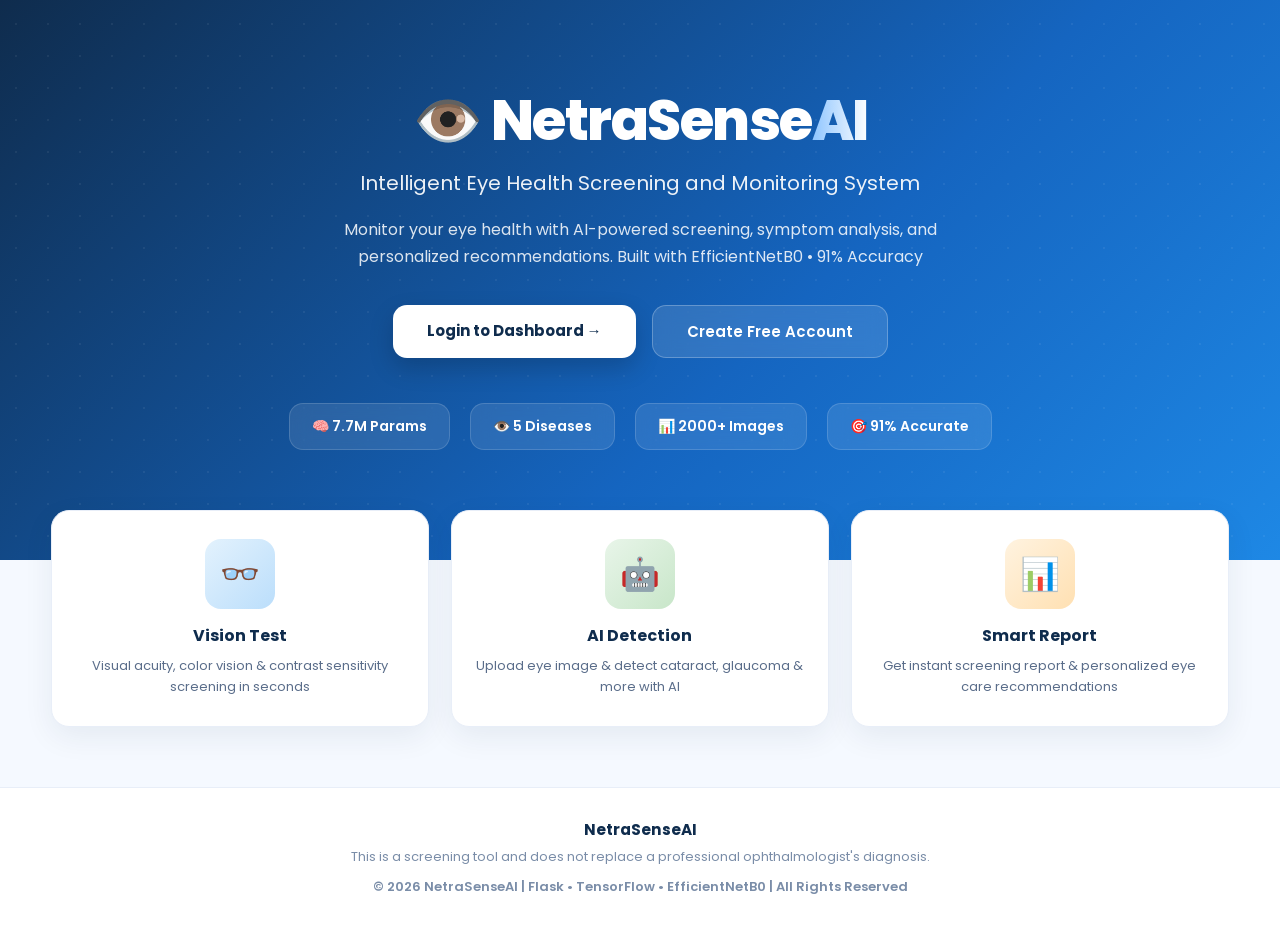
<file: templates/index.html>
<!DOCTYPE html>
<html lang="en">
<head>
<meta charset="UTF-8">
<meta name="viewport" content="width=device-width, initial-scale=1.0">
<title>NetraSenseAI - AI Eye Disease Detection Platform</title>
<link href="https://fonts.googleapis.com/css2?family=Poppins:wght@400;600;800&display=swap" rel="stylesheet">
<style>
*{margin:0;padding:0;box-sizing:border-box;font-family:'Poppins',sans-serif}
body{background:#f5f9ff;min-height:100vh;overflow-x:hidden}
.hero{
  background: linear-gradient(135deg,#0f2c4d 0%,#1565C0 60%,#1e88e5 100%);
  color:white; padding:90px 7% 110px; position:relative; overflow:hidden;
  text-align:center;
}
.hero::before{
  content:''; position:absolute; top:-50%; left:-50%; width:200%; height:200%;
  background: radial-gradient(circle, rgba(255,255,255,0.06) 1px, transparent 1px);
  background-size:32px 32px;
}
.hero h1{font-size:56px;font-weight:800;letter-spacing:-1.5px;position:relative;line-height:1.1}
.hero h1 span{background:linear-gradient(90deg,#8ec5ff,#ffffff);-webkit-background-clip:text;-webkit-text-fill-color:transparent}
.hero h3{font-weight:400; opacity:0.92; margin-top:16px; font-size:20px; position:relative}
.hero p{max-width:680px;margin:18px auto 0;line-height:1.7;opacity:0.85;font-size:16px;position:relative}
.btn-group{margin-top:35px;display:flex;gap:16px;justify-content:center;flex-wrap:wrap;position:relative}
.btn-primary{background:white;color:#0f2c4d;padding:14px 34px;border-radius:14px;text-decoration:none;font-weight:700;font-size:15px;box-shadow:0 10px 25px rgba(0,0,0,0.18);transition:0.3s;display:inline-block}
.btn-primary:hover{transform:translateY(-3px);box-shadow:0 14px 35px rgba(0,0,0,0.25)}
.btn-secondary{background:rgba(255,255,255,0.12);color:white;padding:14px 34px;border-radius:14px;text-decoration:none;font-weight:600;font-size:15px;border:1px solid rgba(255,255,255,0.25);backdrop-filter:blur(10px);transition:0.3s;display:inline-block}
.btn-secondary:hover{background:rgba(255,255,255,0.2);transform:translateY(-3px)}
.stats{margin-top:45px;display:flex;justify-content:center;gap:20px;flex-wrap:wrap;position:relative}
.stats div{background:rgba(255,255,255,0.1);backdrop-filter:blur(10px);padding:12px 22px;border-radius:14px;border:1px solid rgba(255,255,255,0.15);font-size:14px;font-weight:600}
.features{width:92%;max-width:1250px;margin:-50px auto 60px;display:grid;grid-template-columns:repeat(auto-fit,minmax(280px,1fr));gap:22px;position:relative;z-index:2}
.feat-card{background:white;padding:28px 24px;border-radius:18px;text-align:center;box-shadow:0 10px 30px rgba(15,44,77,0.07);border:1px solid #e8eef8;transition:0.3s}
.feat-card:hover{transform:translateY(-6px);box-shadow:0 18px 40px rgba(21,101,192,0.15)}
.feat-card .ic{width:70px;height:70px;margin:0 auto 14px;border-radius:16px;display:flex;align-items:center;justify-content:center;font-size:32px}
.feat-card h4{color:#0f2c4d;font-size:16px;margin-bottom:8px}
.feat-card p{color:#5a6d8a;font-size:13px;line-height:1.6}
.footer{text-align:center;padding:30px;color:#7a8da8;font-size:13px;border-top:1px solid #e8eef8;background:white}
</style>
</head>
<body>

<div class="hero">
  <h1>👁️ NetraSense<span>AI</span></h1>
  <h3>Intelligent Eye Health Screening and Monitoring System</h3>
  <p>Monitor your eye health with AI-powered screening, symptom analysis, and personalized recommendations. Built with EfficientNetB0 • 91% Accuracy</p>
  
  <div class="btn-group">
    <a href="/login" class="btn-primary">Login to Dashboard →</a>
    <a href="/register" class="btn-secondary">Create Free Account</a>
  </div>

  <div class="stats">
    <div>🧠 7.7M Params</div>
    <div>👁️ 5 Diseases</div>
    <div>📊 2000+ Images</div>
    <div>🎯 91% Accurate</div>
  </div>
</div>

<div class="features">
  <div class="feat-card">
    <div class="ic" style="background:linear-gradient(135deg,#e3f2fd,#bbdefb);">👓</div>
    <h4>Vision Test</h4>
    <p>Visual acuity, color vision & contrast sensitivity screening in seconds</p>
  </div>
  <div class="feat-card">
    <div class="ic" style="background:linear-gradient(135deg,#e8f5e9,#c8e6c9);">🤖</div>
    <h4>AI Detection</h4>
    <p>Upload eye image & detect cataract, glaucoma & more with AI</p>
  </div>
  <div class="feat-card">
    <div class="ic" style="background:linear-gradient(135deg,#fff3e0,#ffe0b2);">📊</div>
    <h4>Smart Report</h4>
    <p>Get instant screening report & personalized eye care recommendations</p>
  </div>
</div>

<div class="footer">
  <h3 style="color:#0f2c4d;margin-bottom:6px;">NetraSenseAI</h3>
  <p>This is a screening tool and does not replace a professional ophthalmologist's diagnosis.</p>
  <p style="margin-top:10px;font-weight:600;">© 2026 NetraSenseAI | Flask • TensorFlow • EfficientNetB0 | All Rights Reserved</p>
</div>

</body>
</html>
</file>
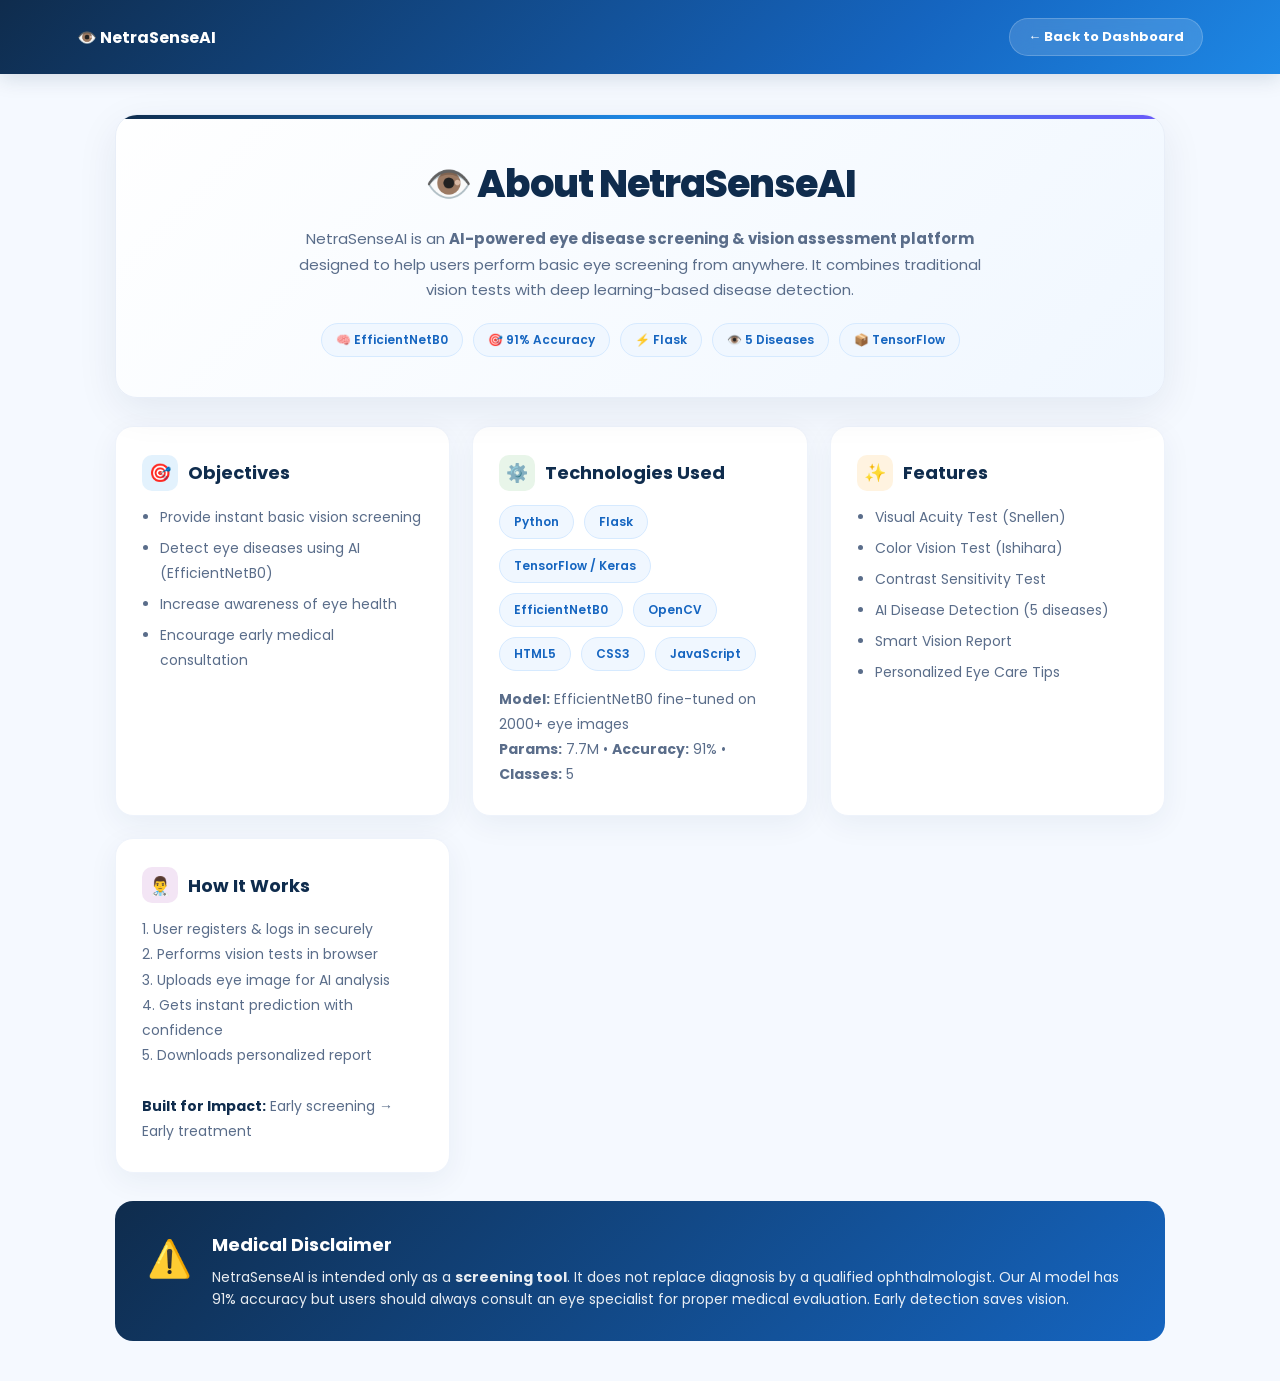
<file: templates/about.html>
<!DOCTYPE html>
<html lang="en">
<head>
<meta charset="UTF-8">
<meta name="viewport" content="width=device-width, initial-scale=1.0">
<title>About - NetraSenseAI</title>
<link href="https://fonts.googleapis.com/css2?family=Poppins:wght@400;600;700;800&display=swap" rel="stylesheet">
<style>
*{margin:0;padding:0;box-sizing:border-box;font-family:'Poppins',sans-serif}
body{background:#f5f9ff;min-height:100vh}
.header-mini{
  background:linear-gradient(135deg,#0f2c4d,#1565C0 70%,#1e88e5);
  padding:18px 6%; display:flex; justify-content:space-between; align-items:center; color:white;
  position:sticky; top:0; z-index:10; box-shadow:0 4px 20px rgba(15,44,77,0.15);
}
.header-mini a{color:white;text-decoration:none;font-weight:700}
.back-btn{background:rgba(255,255,255,0.15);padding:8px 18px;border-radius:20px;font-size:13px;border:1px solid rgba(255,255,255,0.2);backdrop-filter:blur(10px);transition:0.3s}
.back-btn:hover{background:rgba(255,255,255,0.25)}
.container{width:90%;max-width:1050px;margin:40px auto}
.hero{
  background:linear-gradient(135deg,rgba(255,255,255,0.95),rgba(240,247,255,0.95));
  padding:40px 35px;border-radius:22px;text-align:center;
  box-shadow:0 12px 40px rgba(15,44,77,0.08);border:1px solid #e8eef8;
  position:relative;overflow:hidden;
}
.hero::before{content:'';position:absolute;top:0;left:0;right:0;height:4px;background:linear-gradient(90deg,#0f2c4d,#1e88e5,#6a5af9)}
.hero h1{font-size:38px;font-weight:800;color:#0f2c4d;letter-spacing:-1px}
.hero p{color:#5a6d8a;max-width:720px;margin:14px auto 0;line-height:1.7;font-size:15px}
.grid{display:grid;grid-template-columns:repeat(auto-fit,minmax(300px,1fr));gap:22px;margin-top:28px}
.card{
  background:white;padding:28px 26px;border-radius:18px;
  box-shadow:0 8px 30px rgba(15,44,77,0.06);border:1px solid #eef3fb;
  transition:0.3s;
}
.card:hover{transform:translateY(-4px);box-shadow:0 16px 45px rgba(21,101,192,0.12)}
.card h2{color:#0f2c4d;font-size:18px;font-weight:700;margin-bottom:14px;display:flex;align-items:center;gap:10px}
.card h2 .ic{width:36px;height:36px;border-radius:10px;display:flex;align-items:center;justify-content:center;font-size:18px}
.card p, .card ul{color:#5a6d8a;font-size:14px;line-height:1.8}
.card ul{padding-left:18px}
.card ul li{margin:6px 0}
.tech{display:flex;flex-wrap:wrap;gap:10px;margin-top:12px}
.tech span{background:#f0f7ff;color:#1565C0;padding:7px 14px;border-radius:20px;font-size:12px;font-weight:600;border:1px solid #d6eaff}
.footer-card{
  margin-top:28px;background:linear-gradient(135deg,#0f2c4d,#1565C0);color:white;
  padding:30px 32px;border-radius:18px;display:flex;gap:20px;align-items:flex-start;
}
.footer-card h3{font-size:18px;margin-bottom:8px}
.footer-card p{opacity:0.9;line-height:1.6;font-size:14px}
</style>
</head>
<body>

<div class="header-mini">
  <a href="/dashboard">👁️ NetraSenseAI</a>
  <a href="/dashboard" class="back-btn">← Back to Dashboard</a>
</div>

<div class="container">
  <div class="hero">
    <h1>👁️ About NetraSenseAI</h1>
    <p>NetraSenseAI is an <b>AI-powered eye disease screening & vision assessment platform</b> designed to help users perform basic eye screening from anywhere. It combines traditional vision tests with deep learning-based disease detection.</p>
    <div class="tech" style="justify-content:center;margin-top:20px;">
      <span>🧠 EfficientNetB0</span><span>🎯 91% Accuracy</span><span>⚡ Flask</span><span>👁️ 5 Diseases</span><span>📦 TensorFlow</span>
    </div>
  </div>

  <div class="grid">
    <div class="card">
      <h2><span class="ic" style="background:#e3f2fd;">🎯</span> Objectives</h2>
      <ul>
        <li>Provide instant basic vision screening</li>
        <li>Detect eye diseases using AI (EfficientNetB0)</li>
        <li>Increase awareness of eye health</li>
        <li>Encourage early medical consultation</li>
      </ul>
    </div>

    <div class="card">
      <h2><span class="ic" style="background:#e8f5e9;">⚙️</span> Technologies Used</h2>
      <div class="tech">
        <span>Python</span><span>Flask</span><span>TensorFlow / Keras</span>
        <span>EfficientNetB0</span><span>OpenCV</span><span>HTML5</span><span>CSS3</span><span>JavaScript</span>
      </div>
      <p style="margin-top:16px;"><b>Model:</b> EfficientNetB0 fine-tuned on 2000+ eye images<br><b>Params:</b> 7.7M • <b>Accuracy:</b> 91% • <b>Classes:</b> 5</p>
    </div>

    <div class="card">
      <h2><span class="ic" style="background:#fff3e0;">✨</span> Features</h2>
      <ul>
        <li>Visual Acuity Test (Snellen)</li>
        <li>Color Vision Test (Ishihara)</li>
        <li>Contrast Sensitivity Test</li>
        <li>AI Disease Detection (5 diseases)</li>
        <li>Smart Vision Report</li>
        <li>Personalized Eye Care Tips</li>
      </ul>
    </div>

    <div class="card">
      <h2><span class="ic" style="background:#f3e5f5;">👨‍⚕️</span> How It Works</h2>
      <p>1. User registers & logs in securely<br>
         2. Performs vision tests in browser<br>
         3. Uploads eye image for AI analysis<br>
         4. Gets instant prediction with confidence<br>
         5. Downloads personalized report<br><br>
         <b style="color:#0f2c4d;">Built for Impact:</b> Early screening → Early treatment
      </p>
    </div>
  </div>

  <div class="footer-card">
    <div style="font-size:36px;">⚠️</div>
    <div>
      <h3>Medical Disclaimer</h3>
      <p>NetraSenseAI is intended only as a <b>screening tool</b>. It does not replace diagnosis by a qualified ophthalmologist. Our AI model has 91% accuracy but users should always consult an eye specialist for proper medical evaluation. Early detection saves vision.</p>
    </div>
  </div>
</div>

</body>
</html>
</file>
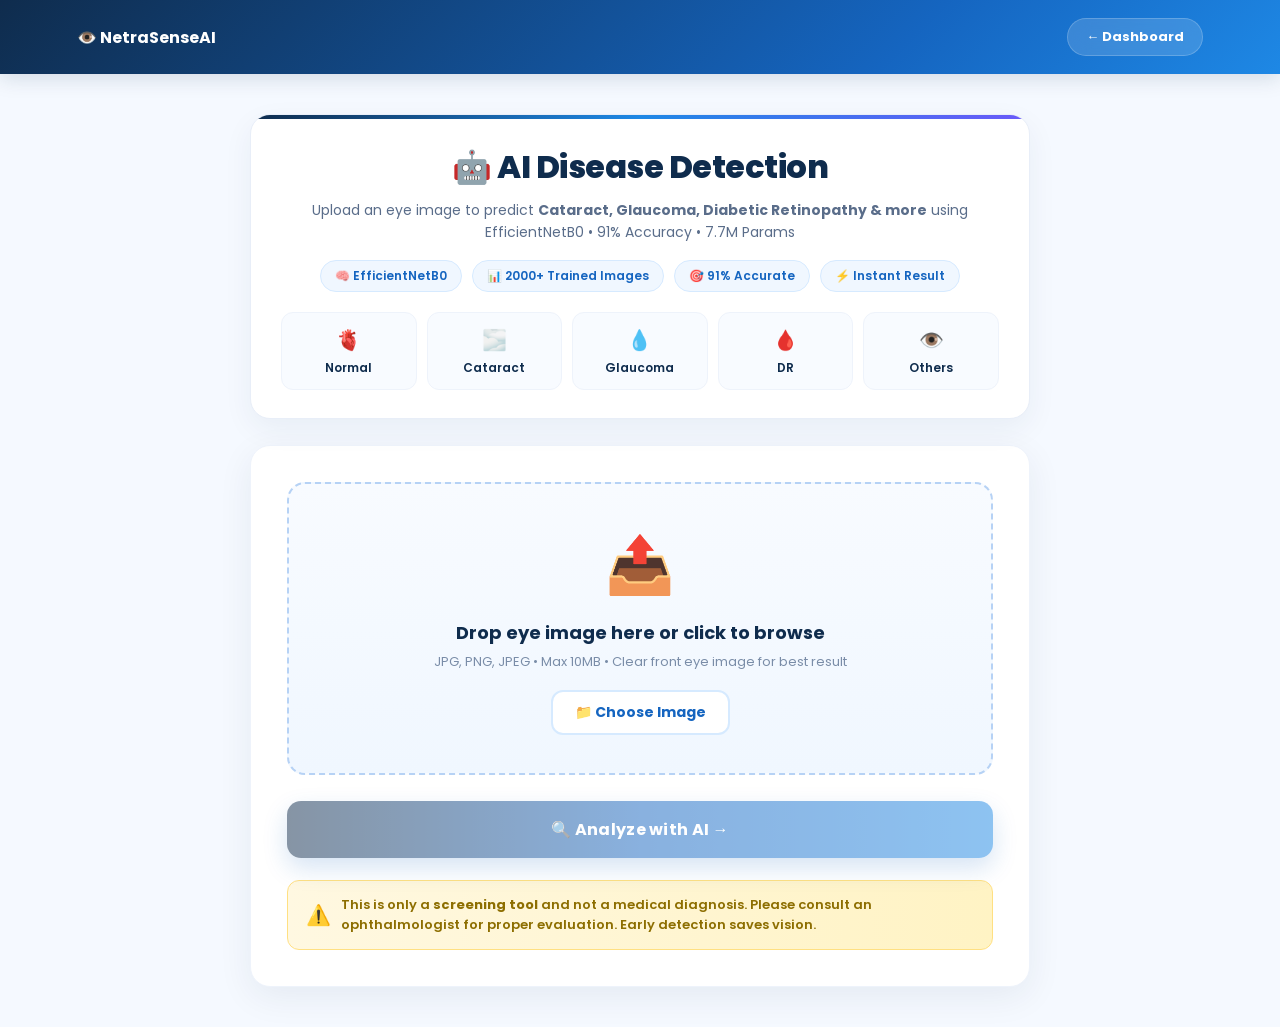
<file: templates/ai_detection.html>
<!DOCTYPE html>
<html lang="en">
<head>
<meta charset="UTF-8">
<meta name="viewport" content="width=device-width, initial-scale=1.0">
<title>AI Disease Detection - NetraSenseAI</title>
<link href="https://fonts.googleapis.com/css2?family=Poppins:wght@400;600;700;800&display=swap" rel="stylesheet">
<style>
*{margin:0;padding:0;box-sizing:border-box;font-family:'Poppins',sans-serif}
body{background:#f5f9ff;min-height:100vh}
.header-mini{
  background:linear-gradient(135deg,#0f2c4d,#1565C0 70%,#1e88e5);
  padding:18px 6%;display:flex;justify-content:space-between;align-items:center;color:white;
  position:sticky;top:0;z-index:10;box-shadow:0 4px 20px rgba(15,44,77,0.15)
}
.header-mini a{color:white;text-decoration:none;font-weight:700}
.back-btn{background:rgba(255,255,255,0.15);padding:8px 18px;border-radius:20px;font-size:13px;border:1px solid rgba(255,255,255,0.2);backdrop-filter:blur(10px)}
.container{width:90%;max-width:780px;margin:40px auto}
.hero-top{
  background:white;padding:28px 30px;border-radius:20px;text-align:center;
  box-shadow:0 10px 30px rgba(15,44,77,0.06);border:1px solid #e8eef8;position:relative;overflow:hidden
}
.hero-top::before{content:'';position:absolute;top:0;left:0;right:0;height:4px;background:linear-gradient(90deg,#0f2c4d,#1e88e5,#6a5af9)}
.hero-top h1{color:#0f2c4d;font-size:32px;font-weight:800;letter-spacing:-0.5px}
.hero-top p{color:#5a6d8a;font-size:14px;margin-top:8px;line-height:1.6}
.badges{display:flex;justify-content:center;gap:10px;margin-top:16px;flex-wrap:wrap}
.badges span{background:#f0f7ff;color:#1565C0;padding:6px 14px;border-radius:20px;font-size:12px;font-weight:600;border:1px solid #d6eaff}
.card{
  background:white;margin-top:26px;padding:36px;border-radius:20px;
  box-shadow:0 10px 35px rgba(15,44,77,0.07);border:1px solid #eef3fb;text-align:center
}
.upload-box{
  border:2.5px dashed #b6d2f5;background:linear-gradient(180deg,#f8fbff,#f0f7ff);
  padding:38px 24px;border-radius:18px;transition:0.3s;position:relative
}
.upload-box:hover{border-color:#1e88e5;background:#f0f7ff;transform:translateY(-2px)}
.upload-box.dragover{border-color:#1e88e5;background:#e3f2fd;transform:scale(1.01)}
.upload-icon{font-size:56px;margin-bottom:12px}
.upload-box h3{color:#0f2c4d;font-size:18px;font-weight:700}
.upload-box p{color:#7a8da8;font-size:13px;margin-top:6px}
input[type=file]{display:none}
.custom-file-btn{
  margin-top:18px;display:inline-block;background:white;color:#1565C0;
  padding:10px 22px;border-radius:12px;font-weight:700;font-size:14px;
  border:2px solid #d6eaff;cursor:pointer;transition:0.3s
}
.custom-file-btn:hover{background:#1565C0;color:white;border-color:#1565C0}
#preview{margin:22px auto 0;width:280px;max-width:100%;border-radius:16px;display:none;box-shadow:0 12px 30px rgba(15,44,77,0.18);border:3px solid white}
.analyze-btn{
  margin-top:26px;width:100%;padding:16px;background:linear-gradient(90deg,#0f2c4d,#1565C0,#1e88e5);
  color:white;border:none;border-radius:14px;font-weight:700;font-size:16px;cursor:pointer;
  box-shadow:0 10px 25px rgba(21,101,192,0.35);transition:0.3s;letter-spacing:0.3px
}
.analyze-btn:hover{transform:translateY(-2px);box-shadow:0 14px 35px rgba(21,101,192,0.45)}
.analyze-btn:disabled{opacity:0.5;cursor:not-allowed;transform:none}
.warning{
  margin-top:22px;background:linear-gradient(90deg,#fff8e1,#fff3c4);border:1px solid #ffe082;
  color:#8d6e00;padding:14px 18px;border-radius:12px;font-size:13px;font-weight:600;display:flex;gap:10px;align-items:center;text-align:left
}
.diseases{display:grid;grid-template-columns:repeat(5,1fr);gap:10px;margin-top:20px}
.diseases div{background:#f8fbff;border:1px solid #eef3fb;padding:12px 6px;border-radius:12px;font-size:12px;font-weight:600;color:#0f2c4d}
.diseases div span{font-size:20px;display:block;margin-bottom:4px}
</style>
</head>
<body>

<div class="header-mini">
  <a href="/dashboard">👁️ NetraSenseAI</a>
  <a href="/dashboard" class="back-btn">← Dashboard</a>
</div>

<div class="container">

  <div class="hero-top">
    <h1>🤖 AI Disease Detection</h1>
    <p>Upload an eye image to predict <b>Cataract, Glaucoma, Diabetic Retinopathy & more</b> using EfficientNetB0 • 91% Accuracy • 7.7M Params</p>
    <div class="badges">
      <span>🧠 EfficientNetB0</span><span>📊 2000+ Trained Images</span><span>🎯 91% Accurate</span><span>⚡ Instant Result</span>
    </div>
    <div class="diseases">
      <div><span>🫀</span>Normal</div>
      <div><span>🌫️</span>Cataract</div>
      <div><span>💧</span>Glaucoma</div>
      <div><span>🩸</span>DR</div>
      <div><span>👁️</span>Others</div>
    </div>
  </div>

  <div class="card">
    <form action="/predict" method="POST" enctype="multipart/form-data" id="uploadForm">
      <div class="upload-box" id="dropZone">
        <div class="upload-icon">📤</div>
        <h3>Drop eye image here or click to browse</h3>
        <p>JPG, PNG, JPEG • Max 10MB • Clear front eye image for best result</p>

        <label class="custom-file-btn" for="fileInput">📁 Choose Image</label>
        <input type="file" id="fileInput" name="image" accept="image/*" required onchange="previewImage(event)">

        <img id="preview">
        <p id="fileName" style="margin-top:12px;font-size:13px;color:#1565C0;font-weight:600;display:none;"></p>
      </div>

      <button type="submit" class="analyze-btn" id="analyzeBtn" disabled>🔍 Analyze with AI →</button>
    </form>

    <div class="warning">
      <span style="font-size:20px;">⚠️</span>
      <span>This is only a <b>screening tool</b> and not a medical diagnosis. Please consult an ophthalmologist for proper evaluation. Early detection saves vision.</span>
    </div>
  </div>

</div>

<script>
const dropZone = document.getElementById('dropZone');
const fileInput = document.getElementById('fileInput');
const preview = document.getElementById('preview');
const fileName = document.getElementById('fileName');
const analyzeBtn = document.getElementById('analyzeBtn');

function previewImage(event){
  const file = event.target.files[0];
  if(!file) return;
  preview.src = URL.createObjectURL(file);
  preview.style.display = 'block';
  fileName.textContent = '✅ ' + file.name + ' (' + (file.size/1024/1024).toFixed(2) + ' MB)';
  fileName.style.display = 'block';
  analyzeBtn.disabled = false;
  analyzeBtn.textContent = '🔍 Analyze ' + file.name + ' →';
}

// Drag & Drop
['dragenter','dragover'].forEach(e=>{
  dropZone.addEventListener(e, (ev)=>{ev.preventDefault(); dropZone.classList.add('dragover');});
});
['dragleave','drop'].forEach(e=>{
  dropZone.addEventListener(e, (ev)=>{ev.preventDefault(); dropZone.classList.remove('dragover');});
});
dropZone.addEventListener('drop', (e)=>{
  const files = e.dataTransfer.files;
  if(files.length){ fileInput.files = files; previewImage({target:{files:files}}); }
});
dropZone.addEventListener('click', (e)=>{
  if(e.target.id!== 'fileInput' &&!e.target.classList.contains('custom-file-btn')) fileInput.click();
});
</script>

</body>
</html>
</file>
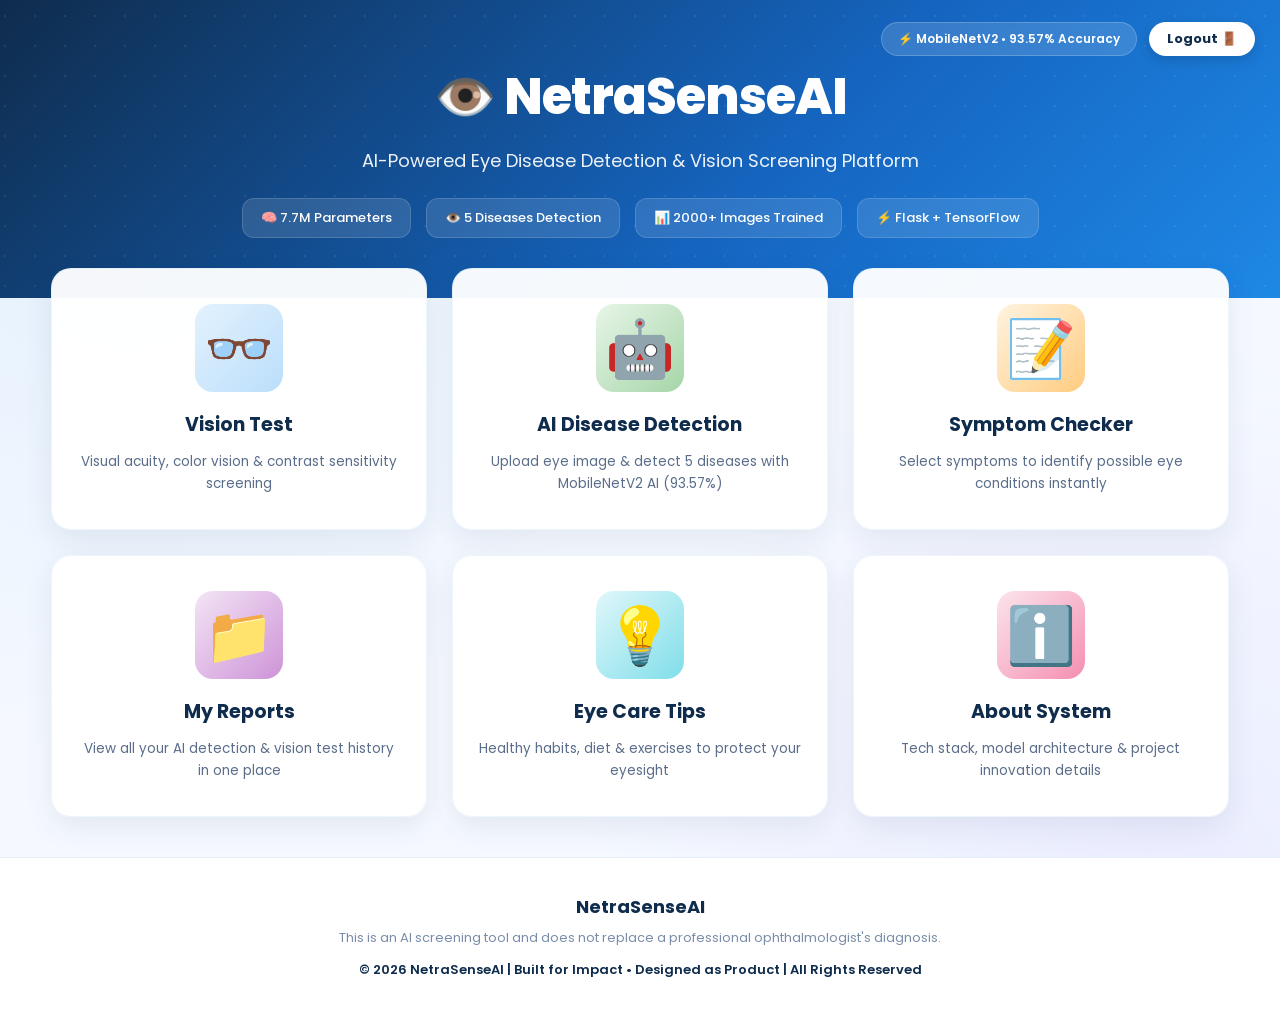
<file: templates/dashboard.html>
<!DOCTYPE html>
<html lang="en">
<head>
<meta charset="UTF-8">
<meta name="viewport" content="width=device-width, initial-scale=1.0">
<title>NetraSenseAI - AI Eye Screening Platform</title>
<link href="https://fonts.googleapis.com/css2?family=Poppins:wght@400;600;800&display=swap" rel="stylesheet">
<style>
*{
    margin:0; padding:0; box-sizing:border-box;
    font-family: 'Poppins', sans-serif;
}
body{
    background: #f5f9ff;
    background-image: radial-gradient(circle at 10% 20%, rgba(30,136,229,0.08) 0%, transparent 40%),
                      radial-gradient(circle at 90% 90%, rgba(106,90,249,0.08) 0%, transparent 40%);
    min-height:100vh;
}
.header{
    background: linear-gradient(135deg, #0f2c4d 0%, #1565C0 60%, #1e88e5 100%);
    color:white;
    text-align:center;
    padding:60px 20px 60px;
    position:relative;
    overflow:hidden;
}
.header::before{
    content:''; position:absolute; top:-50%; left:-50%; width:200%; height:200%;
    background: radial-gradient(circle, rgba(255,255,255,0.08) 1px, transparent 1px);
    background-size: 30px 30px;
}
.header-top{
    position:absolute; top:22px; right:25px;
    display:flex; gap:12px; z-index:10;
}
.badge{
    background:rgba(255,255,255,0.15); backdrop-filter:blur(10px);
    padding:7px 16px; border-radius:20px; font-size:12px; font-weight:600;
    border:1px solid rgba(255,255,255,0.2);
}
.logout-btn{
    background:white; color:#0f2c4d; padding:7px 18px; border-radius:20px;
    text-decoration:none; font-size:13px; font-weight:700;
    transition:0.3s; box-shadow:0 4px 12px rgba(0,0,0,0.15);
}
.logout-btn:hover{ transform:translateY(-2px); box-shadow:0 6px 18px rgba(0,0,0,0.25); }

.header h1{ font-size:50px; font-weight:800; letter-spacing:-1px; position:relative; }
.header p{ margin-top:12px; font-size:18px; opacity:0.92; font-weight:400; position:relative; }
.stats{
    margin-top:24px; display:flex; justify-content:center; gap:15px; flex-wrap:wrap; position:relative;
}
.stats span{
    background:rgba(255,255,255,0.12); backdrop-filter:blur(10px);
    padding:9px 18px; border-radius:12px; font-size:13px; font-weight:500;
    border:1px solid rgba(255,255,255,0.15);
}

.dashboard{
    width:92%; max-width:1250px;
    margin:-30px auto 40px;
    display:grid;
    grid-template-columns:repeat(auto-fit,minmax(300px,1fr));
    gap:25px;
    position:relative; z-index:2;
}
.card{
    background: rgba(255,255,255,0.96);
    padding:35px 25px;
    border-radius:20px;
    text-align:center;
    text-decoration:none;
    color:#1a2a4a;
    box-shadow: 0 10px 30px rgba(15,44,77,0.08);
    border: 1px solid rgba(30,136,229,0.08);
    transition: all 0.4s cubic-bezier(0.175, 0.885, 0.32, 1.275);
    position:relative;
}
.card:hover{
    transform: translateY(-10px) scale(1.02);
    box-shadow: 0 20px 50px rgba(21,101,192,0.18);
    border-color: rgba(30,136,229,0.25);
}
.icon{
    font-size:56px;
    width:88px; height:88px;
    margin:0 auto 18px;
    display:flex; align-items:center; justify-content:center;
    border-radius:18px;
}
.card:nth-child(1) .icon{ background: linear-gradient(135deg,#e3f2fd,#bbdefb); }
.card:nth-child(2) .icon{ background: linear-gradient(135deg,#e8f5e9,#a5d6a7); }
.card:nth-child(3) .icon{ background: linear-gradient(135deg,#fff3e0,#ffcc80); }
.card:nth-child(4) .icon{ background: linear-gradient(135deg,#f3e5f5,#ce93d8); }
.card:nth-child(5) .icon{ background: linear-gradient(135deg,#e0f7fa,#80deea); }
.card:nth-child(6) .icon{ background: linear-gradient(135deg,#fce4ec,#f48fb1); }

.card h2{ color:#0f2c4d; margin-top:8px; font-size:19px; font-weight:700; }
.card p{ margin-top:12px; color:#5a6d8a; line-height:1.6; font-size:13.5px; }

.footer{
    text-align:center;
    margin-top:20px;
    padding:35px 20px;
    color:#7a8da8;
    font-size:13px;
    border-top: 1px solid #e8eef8;
    background: white;
}
.footer h3{ color:#0f2c4d; margin-bottom:8px; font-size:18px; }
</style>
</head>
<body>

<div class="header">
    <div class="header-top">
        <span class="badge">⚡ MobileNetV2 • 93.57% Accuracy</span>
        <a href="/" class="logout-btn">Logout 🚪</a>
    </div>
    
    <h1>👁️ NetraSenseAI</h1>
    <p>AI-Powered Eye Disease Detection & Vision Screening Platform</p>
    
    <div class="stats">
        <span>🧠 7.7M Parameters</span>
        <span>👁️ 5 Diseases Detection</span>
        <span>📊 2000+ Images Trained</span>
        <span>⚡ Flask + TensorFlow</span>
    </div>
</div>

<div class="dashboard">
    <a href="/visiontest" class="card">
        <div class="icon">👓</div>
        <h2>Vision Test</h2>
        <p>Visual acuity, color vision & contrast sensitivity screening</p>
    </a>

    <a href="/ai_detection" class="card">
        <div class="icon">🤖</div>
        <h2>AI Disease Detection</h2>
        <p>Upload eye image & detect 5 diseases with MobileNetV2 AI (93.57%)</p>
    </a>

    <a href="/symptoms" class="card">
        <div class="icon">📝</div>
        <h2>Symptom Checker</h2>
        <p>Select symptoms to identify possible eye conditions instantly</p>
    </a>

    <a href="/report" class="card">
        <div class="icon">📁</div>
        <h2>My Reports</h2>
        <p>View all your AI detection & vision test history in one place</p>
    </a>

    <a href="/tips" class="card">
        <div class="icon">💡</div>
        <h2>Eye Care Tips</h2>
        <p>Healthy habits, diet & exercises to protect your eyesight</p>
    </a>

    <a href="/about" class="card">
        <div class="icon">ℹ️</div>
        <h2>About System</h2>
        <p>Tech stack, model architecture & project innovation details</p>
    </a>
</div>

<div class="footer">
    <h3>NetraSenseAI</h3>
    <p>This is an AI screening tool and does not replace a professional ophthalmologist's diagnosis.</p>
    <p style="margin-top:12px; font-weight:600; color:#0f2c4d;">© 2026 NetraSenseAI | Built for Impact • Designed as Product | All Rights Reserved</p>
</div>

</body>
</html>
</file>
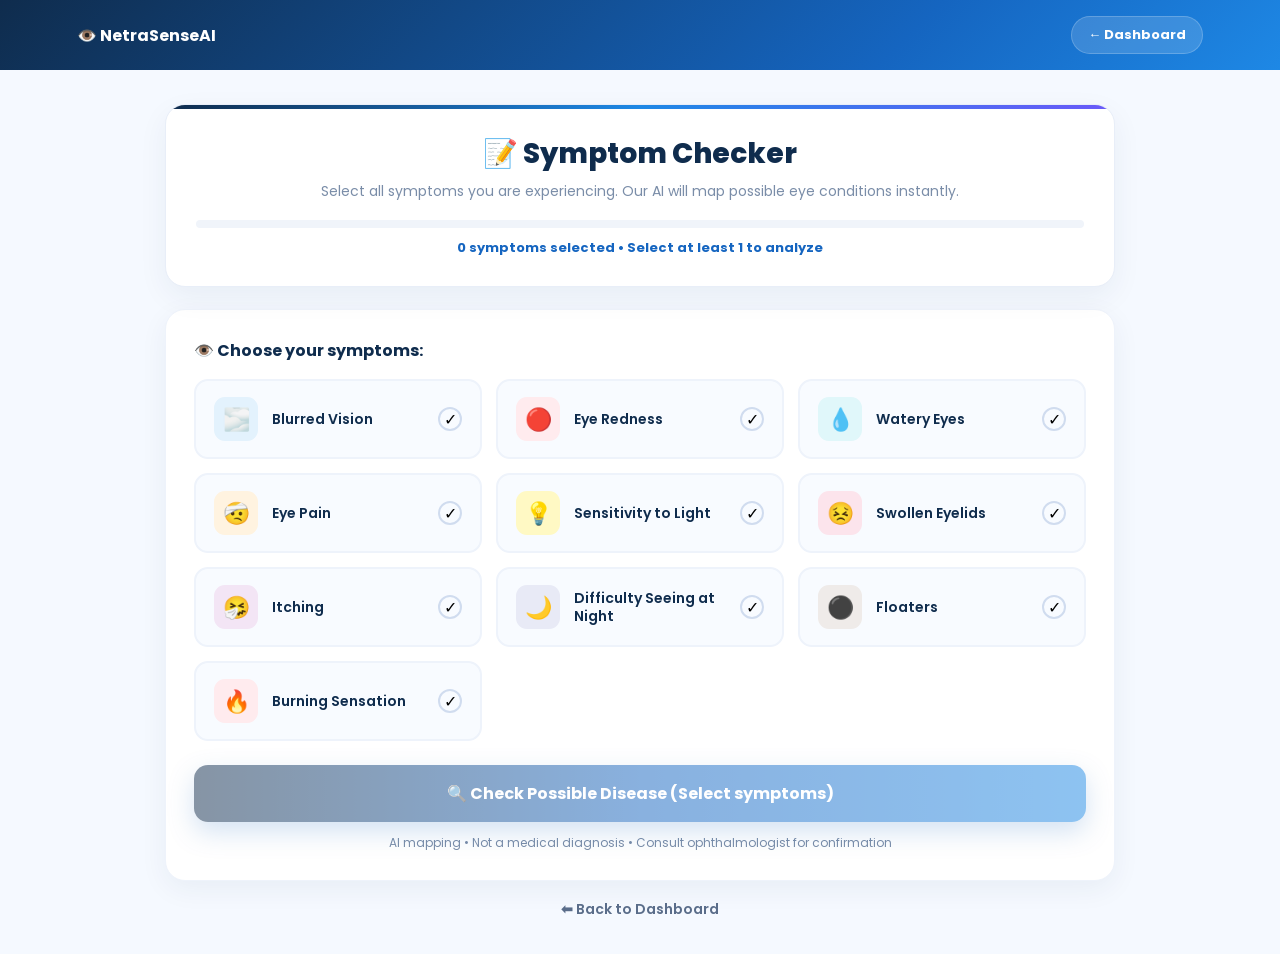
<file: templates/symptoms.html>
<!DOCTYPE html>
<html lang="en">
<head>
<meta charset="UTF-8"><meta name="viewport" content="width=device-width, initial-scale=1.0">
<title>Symptom Checker - NetraSenseAI</title>
<link href="https://fonts.googleapis.com/css2?family=Poppins:wght@400;600;700;800&display=swap" rel="stylesheet">
<style>
*{margin:0;padding:0;box-sizing:border-box;font-family:'Poppins',sans-serif}
body{background:#f5f9ff;min-height:100vh}
.header-mini{background:linear-gradient(135deg,#0f2c4d,#1565C0 70%,#1e88e5);padding:16px 6%;display:flex;justify-content:space-between;align-items:center;color:white;position:sticky;top:0;z-index:10}
.header-mini a{color:white;text-decoration:none;font-weight:700}
.container{width:92%;max-width:950px;margin:34px auto}
.hero{
  background:white;padding:28px 30px;border-radius:20px;text-align:center;
  box-shadow:0 10px 30px rgba(15,44,77,0.06);border:1px solid #e8eef8;position:relative;overflow:hidden
}
.hero::before{content:'';position:absolute;top:0;left:0;right:0;height:4px;background:linear-gradient(90deg,#0f2c4d,#1e88e5,#6a5af9)}
.hero h1{color:#0f2c4d;font-size:28px;font-weight:800}
.hero p{color:#7a8da8;font-size:14px;margin-top:6px}
.progress-wrap{margin-top:18px;background:#f0f4fa;height:8px;border-radius:10px;overflow:hidden}
.progress-fill{height:100%;background:linear-gradient(90deg,#0f2c4d,#1e88e5);width:0%;transition:0.4s}
.counter{margin-top:10px;font-size:13px;color:#1565C0;font-weight:700}
.card{background:white;margin-top:22px;padding:28px;border-radius:20px;box-shadow:0 8px 28px rgba(15,44,77,0.06);border:1px solid #eef3fb}
.grid{display:grid;grid-template-columns:repeat(auto-fit,minmax(260px,1fr));gap:14px}
.sym-item{
  position:relative;background:#f8fbff;border:2px solid #eef3fb;border-radius:14px;
  padding:16px 18px;cursor:pointer;transition:0.25s;display:flex;align-items:center;gap:14px
}
.sym-item:hover{border-color:#b6d2f5;background:#f0f7ff;transform:translateY(-2px)}
.sym-item.active{border-color:#1e88e5;background:linear-gradient(135deg,#e3f2fd,#f0f7ff);box-shadow:0 6px 18px rgba(30,136,229,0.15)}
.sym-item input{position:absolute;opacity:0;pointer-events:none}
.sym-icon{width:44px;height:44px;border-radius:11px;display:flex;align-items:center;justify-content:center;font-size:22px;flex-shrink:0}
.sym-text{font-size:14px;font-weight:600;color:#0f2c4d;line-height:1.3}
.sym-item.active .sym-text{color:#1565C0}
.check{margin-left:auto;width:24px;height:24px;border:2px solid #d0dcef;border-radius:50%;display:flex;align-items:center;justify-content:center;transition:0.25s;flex-shrink:0}
.sym-item.active .check{background:#1e88e5;border-color:#1e88e5;color:white}
.submit-btn{
  width:100%;padding:16px;margin-top:24px;background:linear-gradient(90deg,#0f2c4d,#1565C0,#1e88e5);
  color:white;border:none;border-radius:14px;font-weight:700;font-size:16px;cursor:pointer;
  box-shadow:0 10px 25px rgba(21,101,192,0.35);transition:0.3s
}
.submit-btn:hover{transform:translateY(-2px);box-shadow:0 14px 35px rgba(21,101,192,0.45)}
.submit-btn:disabled{opacity:0.5;cursor:not-allowed;transform:none}
.back{display:block;text-align:center;margin-top:18px;text-decoration:none;color:#5a6d8a;font-weight:600;font-size:14px}
</style>
</head>
<body>

<div class="header-mini">
  <a href="/dashboard">👁️ NetraSenseAI</a>
  <a href="/dashboard" style="background:rgba(255,255,255,0.15);padding:8px 16px;border-radius:20px;font-size:13px;border:1px solid rgba(255,255,255,0.2)">← Dashboard</a>
</div>

<div class="container">

  <div class="hero">
    <h1>📝 Symptom Checker</h1>
    <p>Select all symptoms you are experiencing. Our AI will map possible eye conditions instantly.</p>
    <div class="progress-wrap"><div class="progress-fill" id="pFill"></div></div>
    <div class="counter" id="counter">0 symptoms selected • Select at least 1 to analyze</div>
  </div>

  <form method="POST" id="symForm">
    <div class="card">
      <h3 style="color:#0f2c4d;font-size:16px;margin-bottom:16px;">👁️ Choose your symptoms:</h3>
      <div class="grid">
        
        <label class="sym-item">
          <input type="checkbox" name="symptoms" value="Blurred Vision">
          <div class="sym-icon" style="background:#e3f2fd">🌫️</div>
          <div class="sym-text">Blurred Vision</div>
          <div class="check">✓</div>
        </label>

        <label class="sym-item">
          <input type="checkbox" name="symptoms" value="Redness">
          <div class="sym-icon" style="background:#ffebee">🔴</div>
          <div class="sym-text">Eye Redness</div>
          <div class="check">✓</div>
        </label>

        <label class="sym-item">
          <input type="checkbox" name="symptoms" value="Watery Eyes">
          <div class="sym-icon" style="background:#e0f7fa">💧</div>
          <div class="sym-text">Watery Eyes</div>
          <div class="check">✓</div>
        </label>

        <label class="sym-item">
          <input type="checkbox" name="symptoms" value="Eye Pain">
          <div class="sym-icon" style="background:#fff3e0">🤕</div>
          <div class="sym-text">Eye Pain</div>
          <div class="check">✓</div>
        </label>

        <label class="sym-item">
          <input type="checkbox" name="symptoms" value="Sensitivity to Light">
          <div class="sym-icon" style="background:#fff9c4">💡</div>
          <div class="sym-text">Sensitivity to Light</div>
          <div class="check">✓</div>
        </label>

        <label class="sym-item">
          <input type="checkbox" name="symptoms" value="Swollen Eyelids">
          <div class="sym-icon" style="background:#fce4ec">😣</div>
          <div class="sym-text">Swollen Eyelids</div>
          <div class="check">✓</div>
        </label>

        <label class="sym-item">
          <input type="checkbox" name="symptoms" value="Itching">
          <div class="sym-icon" style="background:#f3e5f5">🤧</div>
          <div class="sym-text">Itching</div>
          <div class="check">✓</div>
        </label>

        <label class="sym-item">
          <input type="checkbox" name="symptoms" value="Blurred Vision at Night">
          <div class="sym-icon" style="background:#e8eaf6">🌙</div>
          <div class="sym-text">Difficulty Seeing at Night</div>
          <div class="check">✓</div>
        </label>

        <label class="sym-item">
          <input type="checkbox" name="symptoms" value="Floaters">
          <div class="sym-icon" style="background:#efebe9">⚫</div>
          <div class="sym-text">Floaters</div>
          <div class="check">✓</div>
        </label>

        <label class="sym-item">
          <input type="checkbox" name="symptoms" value="Burning">
          <div class="sym-icon" style="background:#ffebee">🔥</div>
          <div class="sym-text">Burning Sensation</div>
          <div class="check">✓</div>
        </label>

      </div>

      <button type="submit" class="submit-btn" id="submitBtn" disabled>🔍 Check Possible Disease (Select symptoms)</button>
      <p style="text-align:center;margin-top:12px;font-size:12px;color:#7a8da8;">AI mapping • Not a medical diagnosis • Consult ophthalmologist for confirmation</p>
    </div>
  </form>

  <a href="/dashboard" class="back">⬅ Back to Dashboard</a>

</div>

<script>
const items = document.querySelectorAll('.sym-item');
const checkboxes = document.querySelectorAll('input[type=checkbox]');
const counter = document.getElementById('counter');
const pFill = document.getElementById('pFill');
const submitBtn = document.getElementById('submitBtn');

function update(){
  const checked = document.querySelectorAll('input[type=checkbox]:checked');
  const count = checked.length;
  const total = checkboxes.length;
  pFill.style.width = (count/total*100)+'%';
  
  items.forEach(label=>{
    const cb = label.querySelector('input');
    label.classList.toggle('active', cb.checked);
  });

  if(count>0){
    counter.textContent = `${count} symptom${count>1?'s':''} selected • Ready to analyze!`;
    counter.style.color = '#2e7d32';
    submitBtn.disabled = false;
    submitBtn.textContent = `🔍 Analyze ${count} Symptom${count>1?'s':''} →`;
  } else {
    counter.textContent = '0 symptoms selected • Select at least 1 to analyze';
    counter.style.color = '#1565C0';
    submitBtn.disabled = true;
    submitBtn.textContent = '🔍 Check Possible Disease (Select symptoms)';
  }
}

checkboxes.forEach(cb=>cb.addEventListener('change', update));
items.forEach(label=>{
  label.addEventListener('click', (e)=>{
    // label click already toggles checkbox via default, just update after
    setTimeout(update, 10);
  });
});
update();
</script>

</body>
</html>
</file>
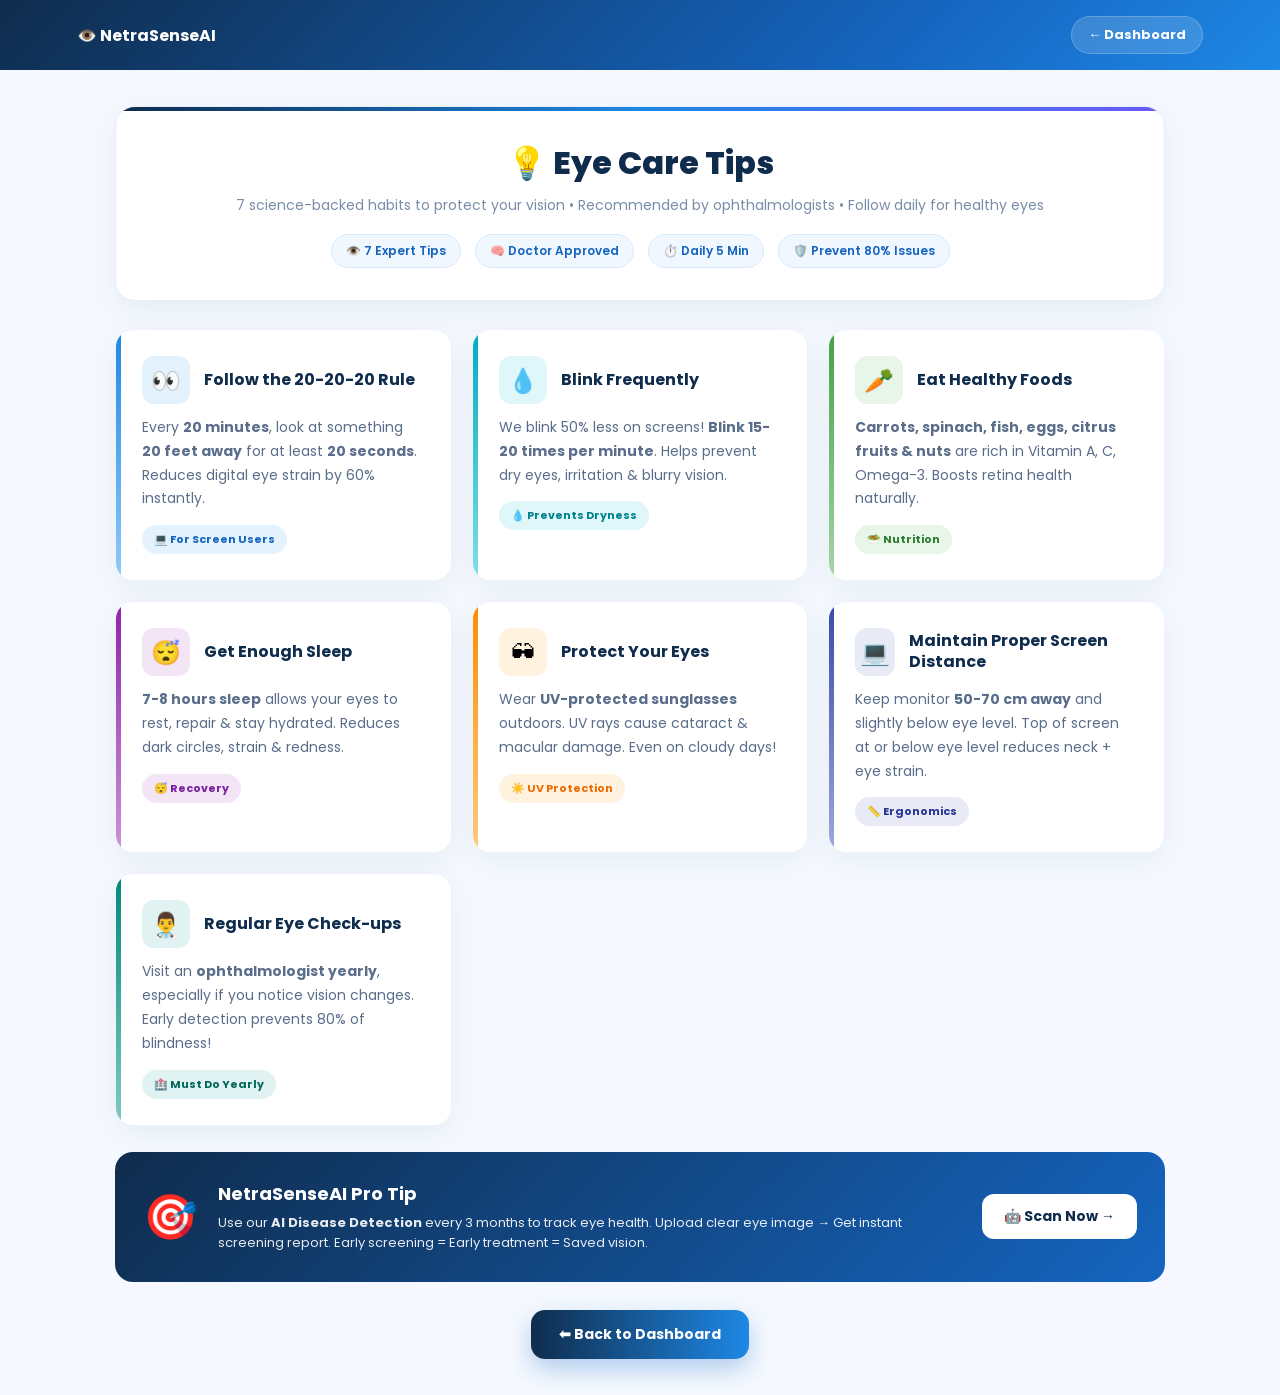
<file: templates/tips.html>
<!DOCTYPE html>
<html lang="en">
<head>
<meta charset="UTF-8"><meta name="viewport" content="width=device-width, initial-scale=1.0">
<title>Eye Care Tips - NetraSenseAI</title>
<link href="https://fonts.googleapis.com/css2?family=Poppins:wght@400;600;700;800&display=swap" rel="stylesheet">
<style>
*{margin:0;padding:0;box-sizing:border-box;font-family:'Poppins',sans-serif}
body{background:#f5f9ff;min-height:100vh}
.header-mini{background:linear-gradient(135deg,#0f2c4d,#1565C0 70%,#1e88e5);padding:16px 6%;display:flex;justify-content:space-between;align-items:center;color:white;position:sticky;top:0;z-index:10}
.header-mini a{color:white;text-decoration:none;font-weight:700}
.container{width:92%;max-width:1050px;margin:36px auto}
.hero{
  background:white;padding:32px 30px;border-radius:20px;text-align:center;
  box-shadow:0 10px 30px rgba(15,44,77,0.06);border:1px solid #e8eef8;position:relative;overflow:hidden
}
.hero::before{content:'';position:absolute;top:0;left:0;right:0;height:4px;background:linear-gradient(90deg,#0f2c4d,#1e88e5,#6a5af9)}
.hero h1{color:#0f2c4d;font-size:32px;font-weight:800}
.hero p{color:#7a8da8;font-size:14px;margin-top:8px}
.stats{display:flex;justify-content:center;gap:14px;margin-top:18px;flex-wrap:wrap}
.stats span{background:#f0f7ff;color:#1565C0;padding:7px 14px;border-radius:20px;font-size:12px;font-weight:600;border:1px solid #d6eaff}
.grid{display:grid;grid-template-columns:repeat(auto-fit,minmax(300px,1fr));gap:20px;margin-top:28px}
.tip-card{
  background:white;padding:26px;border-radius:18px;box-shadow:0 8px 28px rgba(15,44,77,0.06);
  border:1px solid #eef3fb;transition:0.3s;position:relative;overflow:hidden
}
.tip-card:hover{transform:translateY(-5px);box-shadow:0 16px 40px rgba(21,101,192,0.12)}
.tip-card::before{content:'';position:absolute;top:0;left:0;width:5px;height:100%}
.tip-card:nth-child(1)::before{background:linear-gradient(#1e88e5,#90caf9)}
.tip-card:nth-child(2)::before{background:linear-gradient(#00acc1,#80deea)}
.tip-card:nth-child(3)::before{background:linear-gradient(#43a047,#a5d6a7)}
.tip-card:nth-child(4)::before{background:linear-gradient(#8e24aa,#ce93d8)}
.tip-card:nth-child(5)::before{background:linear-gradient(#fb8c00,#ffcc80)}
.tip-card:nth-child(6)::before{background:linear-gradient(#3949ab,#9fa8da)}
.tip-card:nth-child(7)::before{background:linear-gradient(#00897b,#80cbc4)}
.tip-head{display:flex;align-items:center;gap:14px;margin-bottom:12px}
.tip-icon{width:48px;height:48px;border-radius:12px;display:flex;align-items:center;justify-content:center;font-size:24px}
.tip-card h2{color:#0f2c4d;font-size:16px;font-weight:700;line-height:1.3}
.tip-card p{color:#5a6d8a;font-size:14px;line-height:1.7;margin-top:8px}
.tip-tag{display:inline-block;margin-top:14px;padding:6px 12px;border-radius:20px;font-size:11px;font-weight:700}
.bonus{
  margin-top:26px;background:linear-gradient(135deg,#0f2c4d,#1565C0);color:white;
  padding:28px;border-radius:18px;display:flex;gap:20px;align-items:center;flex-wrap:wrap
}
.bonus h3{font-size:18px;margin-bottom:6px}
.bonus p{opacity:0.9;font-size:13px;line-height:1.6}
.btn{display:inline-block;margin-top:28px;background:linear-gradient(90deg,#0f2c4d,#1e88e5);color:white;text-decoration:none;padding:14px 28px;border-radius:14px;font-weight:700;font-size:14px;box-shadow:0 10px 25px rgba(21,101,192,0.3);transition:0.3s}
.btn:hover{transform:translateY(-2px)}
</style>
</head>
<body>

<div class="header-mini">
  <a href="/dashboard">👁️ NetraSenseAI</a>
  <a href="/dashboard" style="background:rgba(255,255,255,0.15);padding:8px 16px;border-radius:20px;font-size:13px;border:1px solid rgba(255,255,255,0.2)">← Dashboard</a>
</div>

<div class="container">

  <div class="hero">
    <h1>💡 Eye Care Tips</h1>
    <p>7 science-backed habits to protect your vision • Recommended by ophthalmologists • Follow daily for healthy eyes</p>
    <div class="stats">
      <span>👁️ 7 Expert Tips</span><span>🧠 Doctor Approved</span><span>⏱️ Daily 5 Min</span><span>🛡️ Prevent 80% Issues</span>
    </div>
  </div>

  <div class="grid">

    <div class="tip-card">
      <div class="tip-head">
        <div class="tip-icon" style="background:#e3f2fd">👀</div>
        <h2>Follow the 20-20-20 Rule</h2>
      </div>
      <p>Every <b>20 minutes</b>, look at something <b>20 feet away</b> for at least <b>20 seconds</b>. Reduces digital eye strain by 60% instantly.</p>
      <span class="tip-tag" style="background:#e3f2fd;color:#1565C0;">💻 For Screen Users</span>
    </div>

    <div class="tip-card">
      <div class="tip-head">
        <div class="tip-icon" style="background:#e0f7fa">💧</div>
        <h2>Blink Frequently</h2>
      </div>
      <p>We blink 50% less on screens! <b>Blink 15-20 times per minute</b>. Helps prevent dry eyes, irritation & blurry vision.</p>
      <span class="tip-tag" style="background:#e0f7fa;color:#00838f;">💧 Prevents Dryness</span>
    </div>

    <div class="tip-card">
      <div class="tip-head">
        <div class="tip-icon" style="background:#e8f5e9">🥕</div>
        <h2>Eat Healthy Foods</h2>
      </div>
      <p><b>Carrots, spinach, fish, eggs, citrus fruits & nuts</b> are rich in Vitamin A, C, Omega-3. Boosts retina health naturally.</p>
      <span class="tip-tag" style="background:#e8f5e9;color:#2e7d32;">🥗 Nutrition</span>
    </div>

    <div class="tip-card">
      <div class="tip-head">
        <div class="tip-icon" style="background:#f3e5f5">😴</div>
        <h2>Get Enough Sleep</h2>
      </div>
      <p><b>7-8 hours sleep</b> allows your eyes to rest, repair & stay hydrated. Reduces dark circles, strain & redness.</p>
      <span class="tip-tag" style="background:#f3e5f5;color:#7b1fa2;">😴 Recovery</span>
    </div>

    <div class="tip-card">
      <div class="tip-head">
        <div class="tip-icon" style="background:#fff3e0">🕶</div>
        <h2>Protect Your Eyes</h2>
      </div>
      <p>Wear <b>UV-protected sunglasses</b> outdoors. UV rays cause cataract & macular damage. Even on cloudy days!</p>
      <span class="tip-tag" style="background:#fff3e0;color:#ef6c00;">☀️ UV Protection</span>
    </div>

    <div class="tip-card">
      <div class="tip-head">
        <div class="tip-icon" style="background:#e8eaf6">💻</div>
        <h2>Maintain Proper Screen Distance</h2>
      </div>
      <p>Keep monitor <b>50-70 cm away</b> and slightly below eye level. Top of screen at or below eye level reduces neck + eye strain.</p>
      <span class="tip-tag" style="background:#e8eaf6;color:#283593;">📏 Ergonomics</span>
    </div>

    <div class="tip-card" style="grid-column: span 1;">
      <div class="tip-head">
        <div class="tip-icon" style="background:#e0f2f1">👨‍⚕️</div>
        <h2>Regular Eye Check-ups</h2>
      </div>
      <p>Visit an <b>ophthalmologist yearly</b>, especially if you notice vision changes. Early detection prevents 80% of blindness!</p>
      <span class="tip-tag" style="background:#e0f2f1;color:#00695c;">🏥 Must Do Yearly</span>
    </div>

  </div>

  <div class="bonus">
    <div style="font-size:44px;">🎯</div>
    <div style="flex:1;min-width:250px;">
      <h3>NetraSenseAI Pro Tip</h3>
      <p>Use our <b>AI Disease Detection</b> every 3 months to track eye health. Upload clear eye image → Get instant screening report. Early screening = Early treatment = Saved vision.</p>
    </div>
    <a href="/ai_detection" style="background:white;color:#0f2c4d;padding:12px 22px;border-radius:12px;text-decoration:none;font-weight:700;font-size:14px;white-space:nowrap;">🤖 Scan Now →</a>
  </div>

  <div style="text-align:center;">
    <a href="/dashboard" class="btn">⬅ Back to Dashboard</a>
  </div>

</div>

</body>
</html>
</file>
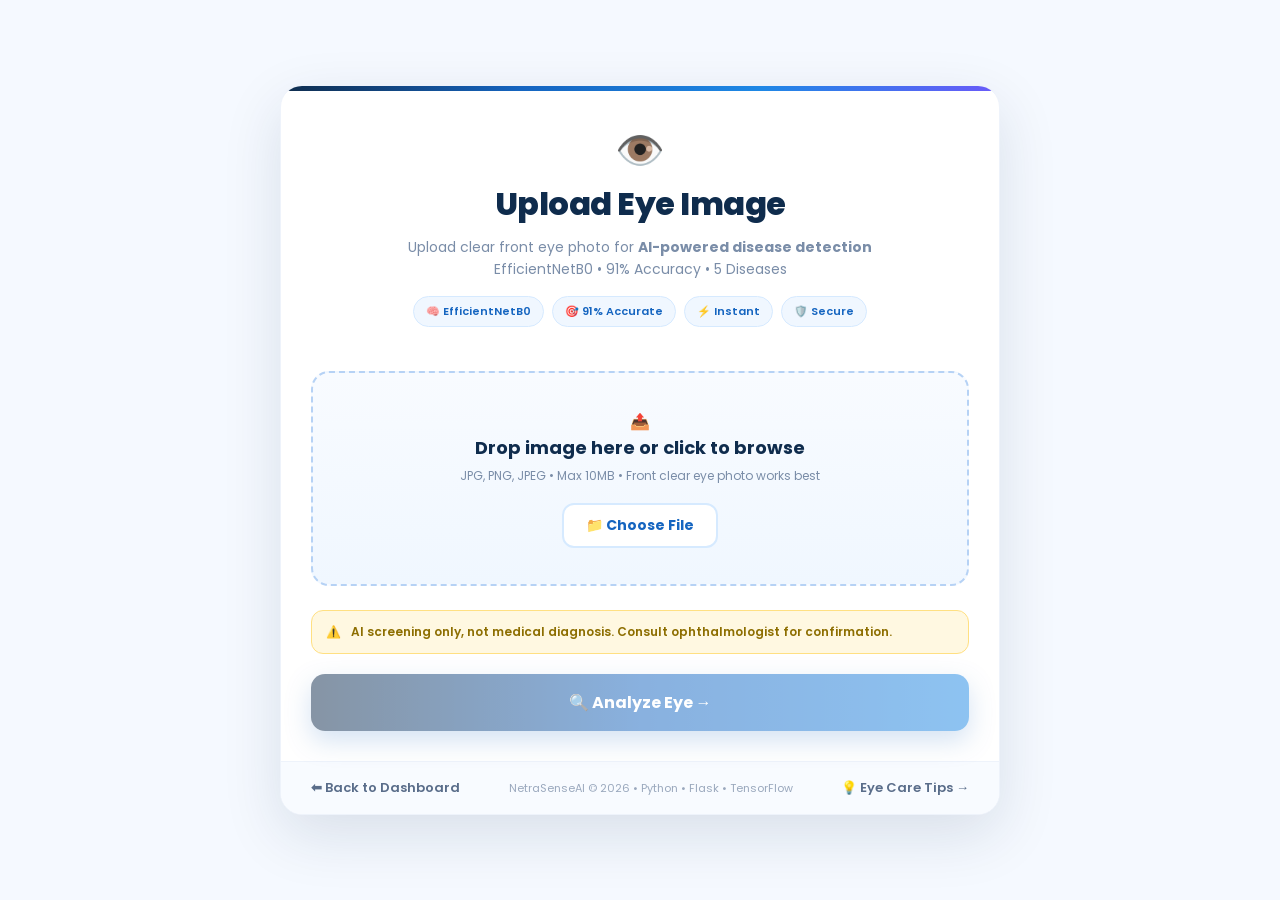
<file: templates/upload.html>
<!DOCTYPE html>
<html lang="en">
<head>
<meta charset="UTF-8"><meta name="viewport" content="width=device-width, initial-scale=1.0">
<title>Upload Eye Image - NetraSenseAI</title>
<link href="https://fonts.googleapis.com/css2?family=Poppins:wght@400;600;700;800&display=swap" rel="stylesheet">
<style>
*{margin:0;padding:0;box-sizing:border-box;font-family:'Poppins',sans-serif}
body{background:#f5f9ff;min-height:100vh;display:flex;align-items:center;justify-content:center;padding:20px}
.card{
  width:100%;max-width:720px;background:white;border-radius:22px;
  box-shadow:0 20px 60px rgba(15,44,77,0.12);border:1px solid #eef3fb;
  overflow:hidden;position:relative
}
.card::before{content:'';position:absolute;top:0;left:0;right:0;height:5px;background:linear-gradient(90deg,#0f2c4d,#1565C0,#1e88e5,#6a5af9)}
.header{padding:34px 36px 20px;text-align:center}
.header h1{color:#0f2c4d;font-size:32px;font-weight:800;letter-spacing:-0.5px}
.header p{color:#7a8da8;font-size:14px;margin-top:8px;line-height:1.6}
.badges{display:flex;justify-content:center;gap:8px;margin-top:16px;flex-wrap:wrap}
.badges span{background:#f0f7ff;color:#1565C0;padding:6px 12px;border-radius:20px;font-size:11px;font-weight:600;border:1px solid #d6eaff}
.upload-area{
  margin:24px 30px;background:linear-gradient(180deg,#f8fbff,#f0f7ff);
  border:2.5px dashed #b6d2f5;border-radius:18px;padding:36px 24px;
  text-align:center;transition:0.3s;cursor:pointer
}
.upload-area:hover{border-color:#1e88e5;background:#eef6ff;transform:translateY(-2px)}
.upload-area.dragover{border-color:#1e88e5;background:#e3f2fd;transform:scale(1.01)}
.upload-area.icon{font-size:58px;margin-bottom:10px}
.upload-area h3{color:#0f2c4d;font-size:18px;font-weight:700}
.upload-area p{color:#7a8da8;font-size:12px;margin-top:6px}
input[type=file]{display:none}
.choose-btn{margin-top:18px;display:inline-block;background:white;color:#1565C0;padding:10px 22px;border-radius:12px;font-weight:700;font-size:14px;border:2px solid #d6eaff;cursor:pointer;transition:0.3s}
.choose-btn:hover{background:#1565C0;color:white;border-color:#1565C0}
#preview{margin:20px auto 0;width:280px;max-width:100%;border-radius:16px;display:none;box-shadow:0 12px 30px rgba(15,44,77,0.18);border:3px solid white}
#fileName{margin-top:12px;font-size:13px;color:#1565C0;font-weight:600;display:none}
.submit-wrap{padding:0 30px 30px}
.submit-btn{
  width:100%;padding:16px;background:linear-gradient(90deg,#0f2c4d,#1565C0,#1e88e5);
  color:white;border:none;border-radius:14px;font-weight:700;font-size:16px;cursor:pointer;
  box-shadow:0 10px 25px rgba(21,101,192,0.35);transition:0.3s
}
.submit-btn:hover{transform:translateY(-2px);box-shadow:0 14px 35px rgba(21,101,192,0.45)}
.submit-btn:disabled{opacity:0.5;cursor:not-allowed;transform:none}
.footer{padding:16px 30px;background:#f8fbff;border-top:1px solid #eef3fb;display:flex;justify-content:space-between;align-items:center;flex-wrap:wrap;gap:10px}
.footer a{text-decoration:none;color:#5a6d8a;font-weight:600;font-size:13px}
.footer a:hover{color:#1565C0}
.warn{display:flex;gap:10px;align-items:flex-start;background:#fff8e1;border:1px solid #ffe082;color:#8d6e00;padding:12px 14px;border-radius:12px;font-size:12px;font-weight:600;margin:0 30px 20px;text-align:left}
</style>
</head>
<body>

<div class="card">
  <div class="header">
    <div style="font-size:40px;">👁️</div>
    <h1>Upload Eye Image</h1>
    <p>Upload clear front eye photo for <b>AI-powered disease detection</b><br>EfficientNetB0 • 91% Accuracy • 5 Diseases</p>
    <div class="badges">
      <span>🧠 EfficientNetB0</span><span>🎯 91% Accurate</span><span>⚡ Instant</span><span>🛡️ Secure</span>
    </div>
  </div>

  <form action="/predict" method="POST" enctype="multipart/form-data" id="form">
    <div class="upload-area" id="drop">
      <div class="icon">📤</div>
      <h3>Drop image here or click to browse</h3>
      <p>JPG, PNG, JPEG • Max 10MB • Front clear eye photo works best</p>
      <label class="choose-btn" for="fileInput">📁 Choose File</label>
      <input type="file" id="fileInput" name="eyeimage" accept="image/*" required>
      <img id="preview">
      <div id="fileName"></div>
    </div>

    <div class="warn">
      <span>⚠️</span><span>AI screening only, not medical diagnosis. Consult ophthalmologist for confirmation.</span>
    </div>

    <div class="submit-wrap">
      <button type="submit" class="submit-btn" id="submitBtn" disabled>🔍 Analyze Eye →</button>
    </div>
  </form>

  <div class="footer">
    <a href="/dashboard">⬅ Back to Dashboard</a>
    <span style="font-size:11px;color:#9aa8bd;">NetraSenseAI © 2026 • Python • Flask • TensorFlow</span>
    <a href="/tips">💡 Eye Care Tips →</a>
  </div>
</div>

<script>
const drop = document.getElementById('drop');
const input = document.getElementById('fileInput');
const preview = document.getElementById('preview');
const fileName = document.getElementById('fileName');
const submitBtn = document.getElementById('submitBtn');

function handleFile(file){
  if(!file) return;
  preview.src = URL.createObjectURL(file);
  preview.style.display = 'block';
  fileName.textContent = '✅ ' + file.name + ' (' + (file.size/1024/1024).toFixed(2) + ' MB)';
  fileName.style.display = 'block';
  submitBtn.disabled = false;
  submitBtn.textContent = '🔍 Analyze ' + file.name + ' →';
}

input.addEventListener('change', e=>handleFile(e.target.files[0]));

// Drag & Drop
['dragenter','dragover'].forEach(ev=>{
  drop.addEventListener(ev, e=>{e.preventDefault(); drop.classList.add('dragover');});
});
['dragleave','drop'].forEach(ev=>{
  drop.addEventListener(ev, e=>{e.preventDefault(); drop.classList.remove('dragover');});
});
drop.addEventListener('drop', e=>{
  const f = e.dataTransfer.files[0];
  if(f){ input.files = e.dataTransfer.files; handleFile(f); }
});
drop.addEventListener('click', e=>{
  if(e.target.tagName!== 'INPUT' &&!e.target.classList.contains('choose-btn')) input.click();
});
</script>

</body>
</html>
</file>
